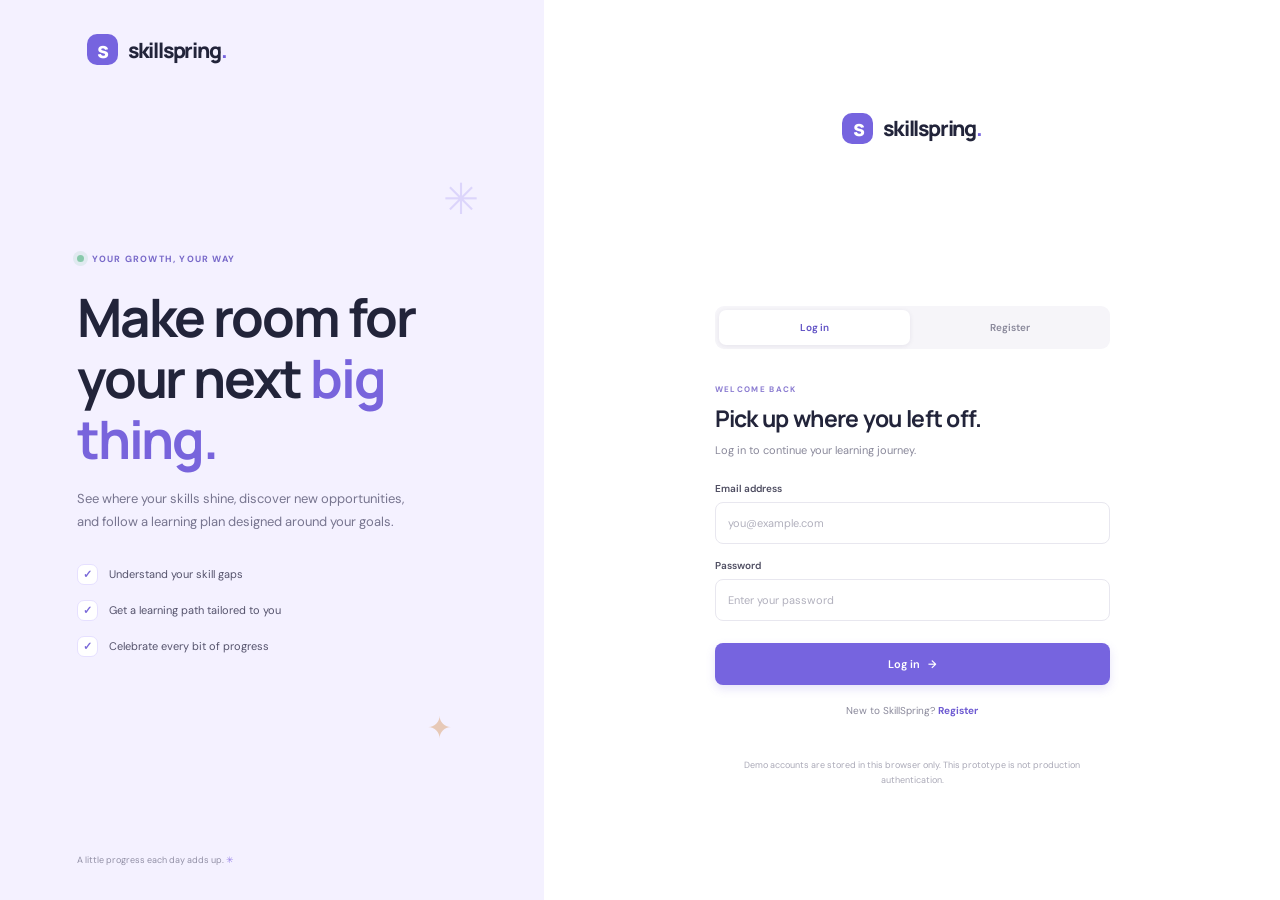
<file: index.html>
<!DOCTYPE html>
<html lang="en">
<head>
  <meta charset="UTF-8">
  <meta name="viewport" content="width=device-width, initial-scale=1.0">
  <meta name="theme-color" content="#f7f8fc">
  <title>SkillSpring — Your learning dashboard</title>
  <link rel="stylesheet" href="styles.css">
  <script src="script.js" defer></script>
</head>
<body>
  <div class="app-shell">
    <aside class="sidebar" id="sidebar">
      <a class="brand" href="#" aria-label="SkillSpring home">
        <span class="brand-mark" aria-hidden="true">s</span>
        <span>skillspring<span class="brand-period">.</span></span>
      </a>

      <div class="workspace-label">WORKSPACE</div>
      <nav class="main-nav" aria-label="Main navigation">
        <a class="nav-link active" href="#overview">
          <svg viewBox="0 0 24 24" aria-hidden="true"><rect x="3.5" y="3.5" width="7" height="7" rx="1.5"/><rect x="13.5" y="3.5" width="7" height="4" rx="1.5"/><rect x="13.5" y="10.5" width="7" height="10" rx="1.5"/><rect x="3.5" y="13.5" width="7" height="7" rx="1.5"/></svg>
          <span>Overview</span>
        </a>
        <a class="nav-link" href="#skills">
          <svg viewBox="0 0 24 24" aria-hidden="true"><circle cx="12" cy="12" r="8.5"/><path d="M12 7v5l3.5 2"/></svg>
          <span>Skill analysis</span>
          <span class="nav-count">4</span>
        </a>
        <a class="nav-link" href="#learning">
          <svg viewBox="0 0 24 24" aria-hidden="true"><path d="M4 5.5A2.5 2.5 0 0 1 6.5 3H20v16H6.5A2.5 2.5 0 0 0 4 21.5z"/><path d="M4 5.5v16M8 7h8m-8 4h8"/></svg>
          <span>Learning path</span>
        </a>
        <a class="nav-link" href="#achievements">
          <svg viewBox="0 0 24 24" aria-hidden="true"><path d="M8 21h8m-4-4v4m-5-18h10v5a5 5 0 0 1-10 0z"/><path d="M7 6H4v2a4 4 0 0 0 4 4m9-6h3v2a4 4 0 0 1-4 4"/></svg>
          <span>Achievements</span>
        </a>
      </nav>

      <div class="sidebar-bottom">
        <div class="coach-card">
          <div class="coach-spark" aria-hidden="true">✳</div>
          <p class="coach-title">Your AI coach</p>
          <p class="coach-copy">A little progress each day adds up.</p>
          <div class="coach-streak"><span aria-hidden="true">✦</span> 7 day streak <span class="streak-dots">● ● ● ● ● ● ●</span></div>
        </div>
        <button class="profile-button" type="button" aria-label="User profile">
          <span class="avatar">JD</span>
          <span class="profile-text"><strong>Jordan Davis</strong><small>Product designer</small></span>
          <span class="profile-more" aria-hidden="true">···</span>
        </button>
      </div>
    </aside>

    <main class="main-content" id="overview">
      <header class="topbar">
        <button class="mobile-menu" id="menuButton" type="button" aria-label="Open navigation" aria-expanded="false">
          <svg viewBox="0 0 24 24" aria-hidden="true"><path d="M4 6h16M4 12h16M4 18h16"/></svg>
        </button>
        <div class="breadcrumb">My workspace <span>/</span> <strong>Overview</strong></div>
        <div class="topbar-actions">
          <div class="today-label"><span class="status-dot"></span> Thursday, October 22</div>
          <button class="auth-open-button" id="accountButton" type="button">Login / Register</button>
          <button class="icon-button notification-button" type="button" aria-label="Notifications">
            <svg viewBox="0 0 24 24" aria-hidden="true"><path d="M18 9a6 6 0 0 0-12 0c0 7-3 7-3 9h18c0-2-3-2-3-9"/><path d="M10 21h4"/></svg>
            <span class="notification-dot"></span>
          </button>
        </div>
      </header>

      <div class="dashboard">
        <section class="welcome-row" aria-labelledby="welcomeTitle">
          <div>
            <p class="eyebrow">YOUR PERSONAL LEARNING SPACE</p>
            <h1 id="welcomeTitle">Good morning, Jordan <span class="wave" aria-hidden="true">✳</span></h1>
            <p class="welcome-subtitle">You’re building the skills to become a <strong>Senior Product Designer.</strong></p>
          </div>
          <button class="button button-primary" id="assessmentButton" type="button">
            <svg viewBox="0 0 24 24" aria-hidden="true"><path d="M12 3v3m0 12v3M3 12h3m12 0h3M5.64 5.64l2.12 2.12m8.48 8.48 2.12 2.12m0-12.72-2.12 2.12m-8.48 8.48-2.12 2.12"/><circle cx="12" cy="12" r="4"/></svg>
            Retake assessment
          </button>
        </section>

        <section class="stats-grid" aria-label="Learning progress">
          <article class="stat-card">
            <div class="stat-top"><span class="stat-label">Overall readiness</span><span class="stat-icon icon-lilac">↗</span></div>
            <div class="stat-value" id="readinessValue">68<span>%</span></div>
            <div class="stat-foot"><span class="positive">↑ 12%</span> <span>vs. last month</span><div class="mini-bars" aria-hidden="true"><i></i><i></i><i></i><i></i><i></i><i></i><i></i><i></i></div></div>
          </article>
          <article class="stat-card">
            <div class="stat-top"><span class="stat-label">Skills in progress</span><span class="stat-icon icon-peach">✳</span></div>
            <div class="stat-value">4<span class="stat-word"> skills</span></div>
            <div class="stat-foot"><span class="stat-muted">2 almost there</span><div class="mini-bars bars-peach" aria-hidden="true"><i></i><i></i><i></i><i></i><i></i><i></i><i></i><i></i></div></div>
          </article>
          <article class="stat-card">
            <div class="stat-top"><span class="stat-label">Learning streak</span><span class="stat-icon icon-mint">✦</span></div>
            <div class="stat-value">7<span class="stat-word"> days</span></div>
            <div class="stat-foot"><span class="stat-muted">Your best is 14 days</span><div class="mini-bars bars-mint" aria-hidden="true"><i></i><i></i><i></i><i></i><i></i><i></i><i></i><i></i></div></div>
          </article>
          <article class="stat-card">
            <div class="stat-top"><span class="stat-label">Time invested</span><span class="stat-icon icon-blue">◷</span></div>
            <div class="stat-value">12<span class="stat-word">h</span> 40<span class="stat-word">m</span></div>
            <div class="stat-foot"><span class="positive">↑ 2h 15m</span> <span>this week</span><div class="mini-bars bars-blue" aria-hidden="true"><i></i><i></i><i></i><i></i><i></i><i></i><i></i><i></i></div></div>
          </article>
        </section>

        <section class="content-grid">
          <article class="panel skill-panel" id="skills">
            <div class="panel-heading">
              <div>
                <p class="eyebrow">KNOW YOUR NEXT MOVE</p>
                <h2>Your skill landscape</h2>
              </div>
              <button class="text-button" type="button" id="viewSkillsButton">View all skills <span aria-hidden="true">→</span></button>
            </div>
            <p class="panel-description">Here’s how your skills compare to your target role.</p>
            <div class="chart-legend"><span><i class="legend-dot dot-you"></i>Your level</span><span><i class="legend-dot dot-goal"></i>Role requirement</span></div>
            <div class="chart-wrap">
              <div class="chart-y-labels" aria-hidden="true"><span>Expert</span><span>Advanced</span><span>Intermediate</span><span>Beginner</span></div>
              <div class="chart" role="img" aria-label="Skill levels: User research 78%, UI design 88%, Prototyping 72%, Design systems 52%, Data analytics 40%, Product strategy 56%">
                <div class="chart-gridline line-1"></div><div class="chart-gridline line-2"></div><div class="chart-gridline line-3"></div><div class="chart-gridline line-4"></div>
                <svg class="chart-svg" viewBox="0 0 600 200" preserveAspectRatio="none" aria-hidden="true">
                  <defs><linearGradient id="areaGradient" x1="0" x2="0" y1="0" y2="1"><stop offset="0%" stop-color="#8977ed" stop-opacity=".20"/><stop offset="100%" stop-color="#8977ed" stop-opacity="0"/></linearGradient></defs>
                  <path class="goal-area" d="M0 40 L120 30 L240 48 L360 58 L480 75 L600 48 L600 200 L0 200 Z"/>
                  <path class="you-area" d="M0 76 L120 56 L240 88 L360 120 L480 142 L600 112 L600 200 L0 200 Z"/>
                  <path class="goal-line" d="M0 40 L120 30 L240 48 L360 58 L480 75 L600 48"/>
                  <path class="you-line" d="M0 76 L120 56 L240 88 L360 120 L480 142 L600 112"/>
                  <g class="you-points"><circle cx="0" cy="76" r="4"/><circle cx="120" cy="56" r="4"/><circle cx="240" cy="88" r="4"/><circle cx="360" cy="120" r="4"/><circle cx="480" cy="142" r="4"/><circle cx="600" cy="112" r="4"/></g>
                  <g class="goal-points"><circle cx="0" cy="40" r="4"/><circle cx="120" cy="30" r="4"/><circle cx="240" cy="48" r="4"/><circle cx="360" cy="58" r="4"/><circle cx="480" cy="75" r="4"/><circle cx="600" cy="48" r="4"/></g>
                </svg>
                <div class="chart-x-labels"><span>User research</span><span>UI design</span><span>Prototyping</span><span>Design systems</span><span>Data analytics</span><span>Product strategy</span></div>
              </div>
            </div>
            <div class="insight-banner"><span class="insight-icon" aria-hidden="true">✦</span><p><strong>Your biggest opportunity:</strong> Strengthening your data analytics skills could improve your role readiness by <strong>18%.</strong></p><button class="insight-link" type="button" data-scroll="#learning">Explore path <span aria-hidden="true">→</span></button></div>
          </article>

          <article class="panel learning-panel" id="learning">
            <div class="panel-heading learning-heading">
              <div><p class="eyebrow">MADE FOR YOUR GOALS</p><h2>Your learning path</h2></div>
              <button class="more-button" type="button" aria-label="More learning path options">···</button>
            </div>
            <div class="path-progress"><span>YOUR WEEKLY GOAL</span><strong>3 of 5 hours</strong><div class="progress-track"><i></i></div></div>
            <div class="course-list">
              <article class="course-item">
                <div class="course-thumb thumb-purple"><span aria-hidden="true">◉</span></div>
                <div class="course-info"><div class="course-meta"><span>COURSE · 2H 30M</span><span class="course-tag">HIGH IMPACT</span></div><h3>Data-driven design decisions</h3><div class="course-progress"><div class="progress-track"><i style="width:65%"></i></div><span>65%</span></div></div>
                <button class="course-action" type="button" aria-label="Continue Data-driven design decisions">→</button>
              </article>
              <article class="course-item">
                <div class="course-thumb thumb-green"><span aria-hidden="true">⌁</span></div>
                <div class="course-info"><div class="course-meta"><span>PROJECT · 1H 15M</span><span class="course-tag tag-soft">HANDS-ON</span></div><h3>Build your first design system</h3><div class="course-progress"><div class="progress-track"><i style="width:30%"></i></div><span>30%</span></div></div>
                <button class="course-action" type="button" aria-label="Continue Build your first design system">→</button>
              </article>
              <article class="course-item">
                <div class="course-thumb thumb-yellow"><span aria-hidden="true">✳</span></div>
                <div class="course-info"><div class="course-meta"><span>LESSON · 35 MIN</span><span class="course-tag tag-soft">UP NEXT</span></div><h3>Presenting product strategy</h3><div class="course-progress"><div class="progress-track"><i style="width:0%"></i></div><span>0%</span></div></div>
                <button class="course-action" type="button" aria-label="Start Presenting product strategy">→</button>
              </article>
            </div>
            <button class="button button-outline full-button" type="button" data-scroll="#learning">Explore your full learning path <span aria-hidden="true">→</span></button>
          </article>
        </section>

        <section class="bottom-grid">
          <article class="panel focus-panel">
            <div class="focus-illustration" aria-hidden="true"><div class="focus-orbit orbit-one"></div><div class="focus-orbit orbit-two"></div><span>✦</span></div>
            <div class="focus-copy"><p class="eyebrow">A TIP FROM YOUR AI COACH</p><h2>Small steps, big shifts.</h2><p>Try spending just 20 minutes today on data analytics. You’re closer to your goal than you think.</p></div>
            <button class="button button-dark" type="button" data-scroll="#learning">Start a quick lesson <span aria-hidden="true">→</span></button>
          </article>
          <article class="panel achievements-panel" id="achievements">
            <div class="panel-heading"><div><p class="eyebrow">LOOK HOW FAR YOU’VE COME</p><h2>Recent wins</h2></div><a class="text-button" href="#achievements">All achievements <span aria-hidden="true">→</span></a></div>
            <div class="achievement-list">
              <div class="achievement"><span class="achievement-icon badge-blue" aria-hidden="true">✧</span><span><strong>Research pro</strong><small>Completed 5 user interviews</small></span><span class="achievement-date">OCT 19</span></div>
              <div class="achievement"><span class="achievement-icon badge-orange" aria-hidden="true">✦</span><span><strong>Week warrior</strong><small>Kept a 7-day learning streak</small></span><span class="achievement-date">OCT 18</span></div>
            </div>
          </article>
        </section>
        <footer class="dashboard-footer"><span>Made for your next chapter.</span><span>Progress is personal. Keep going <span aria-hidden="true">✳</span></span></footer>
      </div>
    </main>
  </div>

  <div class="modal-backdrop" id="assessmentModal" hidden>
    <section class="assessment-modal" role="dialog" aria-modal="true" aria-labelledby="modalTitle">
      <button class="modal-close" id="closeModal" type="button" aria-label="Close assessment">×</button>
      <p class="eyebrow">YOUR NEXT CHAPTER STARTS HERE</p>
      <h2 id="modalTitle">Update your skill check-in</h2>
      <p class="modal-copy">Choose a skill to focus on and we’ll refresh your personalized recommendations.</p>
      <form id="assessmentForm">
        <label class="form-label" for="focusSkill">What would you like to focus on?</label>
        <select id="focusSkill" name="focusSkill">
          <option value="Data analytics">Data analytics</option>
          <option value="Design systems">Design systems</option>
          <option value="Product strategy">Product strategy</option>
          <option value="User research">User research</option>
          <option value="Prototyping">Prototyping</option>
          <option value="UI design">UI design</option>
        </select>
        <label class="form-label" for="confidence">How confident do you feel right now?</label>
        <div class="range-labels"><span>Just starting</span><output id="confidenceOutput" for="confidence">3 / 5</output><span>Feeling great</span></div>
        <input id="confidence" name="confidence" type="range" min="1" max="5" value="3">
        <button class="button button-primary modal-submit" type="submit">Update my learning plan <span aria-hidden="true">→</span></button>
      </form>
    </section>
  </div>
  <div class="toast" id="toast" role="status" aria-live="polite"></div>
</body>
</html>
</file>
<file: styles.css>
@import url('https://fonts.googleapis.com/css2?family=DM+Sans:wght@400;500;600;700&family=Manrope:wght@400;500;600;700;800&display=swap');

:root {
  color-scheme: light;
  --ink: #22243a;
  --muted: #88899b;
  --line: #eeedf3;
  --purple: #7664df;
  --purple-dark: #6452ce;
  --lavender: #f2efff;
  --surface: #fff;
  --canvas: #f8f8fb;
  --font-body: 'DM Sans', -apple-system, BlinkMacSystemFont, 'Segoe UI', sans-serif;
  --font-display: 'Manrope', 'DM Sans', sans-serif;
}

* { box-sizing: border-box; }
html { scroll-behavior: smooth; scroll-padding-top: 28px; }
body { margin: 0; background: var(--canvas); color: var(--ink); font-family: var(--font-body); font-size: 14px; -webkit-font-smoothing: antialiased; }
button, select, input { font: inherit; }
button { color: inherit; }
a { color: inherit; text-decoration: none; }

.app-shell { min-height: 100vh; }
.sidebar { position: fixed; inset: 0 auto 0 0; z-index: 20; display: flex; flex-direction: column; width: 244px; padding: 29px 17px 18px; background: #fff; border-right: 1px solid #f0eff4; }
.brand { display: flex; align-items: center; gap: 10px; padding: 0 10px; font: 800 21px var(--font-display); letter-spacing: -1.2px; }
.brand-mark { display: grid; width: 31px; height: 31px; place-items: center; border-radius: 10px; background: var(--purple); color: #fff; font: 800 22px var(--font-display); letter-spacing: -2px; }
.brand-period { color: var(--purple); }
.workspace-label { margin: 49px 10px 12px; color: #a0a0af; font-size: 9px; font-weight: 700; letter-spacing: 1.5px; }
.main-nav { display: grid; gap: 5px; }
.nav-link { display: flex; align-items: center; gap: 12px; min-height: 43px; padding: 0 11px; border-radius: 9px; color: #77788c; font-size: 12px; font-weight: 500; transition: background .2s, color .2s; }
.nav-link:hover, .nav-link.active { background: #f2efff; color: #6c5bd2; }
.nav-link.active { font-weight: 700; }
.nav-link svg { width: 17px; height: 17px; fill: none; stroke: currentColor; stroke-width: 1.7; stroke-linecap: round; stroke-linejoin: round; }
.nav-count { margin-left: auto; padding: 3px 7px; border-radius: 6px; background: #e5e0ff; color: #6554cf; font-size: 10px; font-weight: 700; }
.sidebar-bottom { margin-top: auto; }
.coach-card { position: relative; overflow: hidden; padding: 17px 14px 13px; border: 1px solid #efecfb; border-radius: 12px; background: linear-gradient(145deg, #f7f5ff, #fbfaff); }
.coach-spark { position: absolute; top: 12px; right: 14px; color: #a597fa; font-size: 22px; }
.coach-title { margin: 0 0 6px; font: 700 12px var(--font-display); }
.coach-copy { max-width: 155px; margin: 0 0 13px; color: #85859a; font-size: 10px; line-height: 1.55; }
.coach-streak { display: flex; align-items: center; gap: 5px; color: #6152c5; font-size: 9px; font-weight: 700; }
.streak-dots { margin-left: auto; color: #9c8cf0; font-size: 8px; letter-spacing: 1px; }
.profile-button { display: flex; align-items: center; width: 100%; gap: 10px; padding: 16px 3px 0; border: 0; background: transparent; text-align: left; cursor: pointer; }
.avatar { display: grid; width: 34px; height: 34px; place-items: center; border: 2px solid #fff; border-radius: 50%; background: #f1c8ad; color: #714631; font-size: 10px; font-weight: 700; box-shadow: 0 0 0 1px #eee8e4; }
.profile-text { display: grid; gap: 3px; }
.profile-text strong { font-size: 10px; }
.profile-text small { color: #9999a8; font-size: 9px; }
.profile-more { margin-left: auto; color: #9c9cac; letter-spacing: 1px; }

.main-content { min-height: 100vh; margin-left: 244px; }
.topbar { position: sticky; top: 0; z-index: 10; display: flex; align-items: center; justify-content: space-between; height: 65px; padding: 0 46px; border-bottom: 1px solid #efeff4; background: rgb(248 248 251 / 92%); backdrop-filter: blur(12px); }
.breadcrumb { color: #9595a5; font-size: 11px; }
.breadcrumb span { padding: 0 8px; color: #c5c4d0; }
.breadcrumb strong { color: #424357; font-weight: 600; }
.topbar-actions { display: flex; align-items: center; gap: 20px; }
.today-label { color: #808195; font-size: 10px; }
.auth-open-button { min-height: 31px; padding: 0 11px; border: 1px solid #e7e3f7; border-radius: 7px; background: #fff; color: #6c5bd2; font-size: 9px; font-weight: 600; cursor: pointer; }
.auth-open-button:hover { background: #f5f2ff; }
.status-dot { display: inline-block; width: 6px; height: 6px; margin: 0 7px 1px 0; border-radius: 50%; background: #89cdb3; }
.icon-button, .mobile-menu { display: grid; width: 33px; height: 33px; place-items: center; border: 1px solid #efedf4; border-radius: 9px; background: #fff; cursor: pointer; }
.icon-button svg, .mobile-menu svg { width: 15px; height: 15px; fill: none; stroke: #77788b; stroke-width: 1.7; stroke-linecap: round; stroke-linejoin: round; }
.notification-button { position: relative; }
.notification-dot { position: absolute; top: 7px; right: 8px; width: 5px; height: 5px; border: 1px solid white; border-radius: 50%; background: #ef927e; }
.mobile-menu { display: none; }

.dashboard { width: min(100%, 1440px); margin: 0 auto; padding: 33px 46px 17px; }
.welcome-row { display: flex; align-items: end; justify-content: space-between; gap: 20px; margin-bottom: 24px; }
.eyebrow { margin: 0 0 8px; color: #9592aa; font-size: 8px; font-weight: 700; letter-spacing: 1.35px; }
h1, h2, h3, p { margin-top: 0; }
h1 { margin-bottom: 7px; font: 700 clamp(22px, 2.2vw, 28px) var(--font-display); letter-spacing: -1.15px; }
.wave { display: inline-block; margin-left: 2px; color: #f0b971; font-size: 20px; vertical-align: 2px; }
.welcome-subtitle { margin: 0; color: #838497; font-size: 11px; }
.welcome-subtitle strong { color: #535469; font-weight: 600; }
.button { display: inline-flex; align-items: center; justify-content: center; gap: 8px; min-height: 36px; padding: 0 14px; border: 0; border-radius: 8px; cursor: pointer; font-size: 10px; font-weight: 600; transition: transform .15s, background .2s, box-shadow .2s; }
.button:hover { transform: translateY(-1px); }
.button-primary { background: var(--purple); color: #fff; box-shadow: 0 4px 10px rgb(118 100 223 / 18%); }
.button-primary:hover { background: var(--purple-dark); }
.button svg { width: 14px; height: 14px; fill: none; stroke: currentColor; stroke-width: 1.7; stroke-linecap: round; stroke-linejoin: round; }

.stats-grid { display: grid; grid-template-columns: repeat(4, minmax(0, 1fr)); gap: 13px; margin-bottom: 17px; }
.stat-card, .panel { border: 1px solid #efeff4; border-radius: 12px; background: var(--surface); box-shadow: 0 3px 12px rgb(38 35 70 / 2%); }
.stat-card { min-height: 119px; padding: 14px 15px 11px; }
.stat-top { display: flex; align-items: center; justify-content: space-between; }
.stat-label { color: #808195; font-size: 10px; font-weight: 500; }
.stat-icon { display: grid; width: 23px; height: 23px; place-items: center; border-radius: 7px; font-size: 13px; font-weight: 700; }
.icon-lilac { color: #7967dc; background: #f0edff; }
.icon-peach { color: #da987e; background: #fff2eb; }
.icon-mint { color: #65a991; background: #e9f7f0; }
.icon-blue { color: #729bc7; background: #edf4fb; }
.stat-value { margin: 8px 0 6px; font: 700 25px var(--font-display); letter-spacing: -1.1px; }
.stat-value > span:first-child { margin-left: 1px; font-size: 15px; letter-spacing: 0; }
.stat-value .stat-word { color: #9595a5; font: 500 11px var(--font-body); letter-spacing: 0; }
.stat-foot { display: flex; align-items: center; gap: 5px; color: #9a9aa9; font-size: 9px; }
.positive { color: #4eaa86; font-weight: 700; }
.stat-muted { color: #9797a7; }
.mini-bars { display: flex; align-items: end; height: 19px; gap: 3px; margin-left: auto; }
.mini-bars i { width: 3px; height: 35%; border-radius: 4px; background: #d4cdfb; }
.mini-bars i:nth-child(2n) { height: 65%; }.mini-bars i:nth-child(3n) { height: 45%; }.mini-bars i:nth-child(4n) { height: 85%; }.mini-bars i:nth-child(7) { height: 100%; }
.bars-peach i { background: #f1d0bd; }.bars-mint i { background: #b9e0d2; }.bars-blue i { background: #c5d8ec; }

.content-grid { display: grid; grid-template-columns: minmax(0, 1.18fr) minmax(350px, .82fr); gap: 15px; margin-bottom: 15px; }
.panel { min-width: 0; padding: 18px 18px 15px; }
.panel-heading { display: flex; align-items: center; justify-content: space-between; gap: 12px; }
.panel-heading .eyebrow { margin-bottom: 5px; }
h2 { margin-bottom: 0; font: 700 15px var(--font-display); letter-spacing: -.35px; }
.text-button { padding: 5px 0; border: 0; background: transparent; color: #6f5ed4; font-size: 9px; font-weight: 600; cursor: pointer; white-space: nowrap; }
.text-button span { padding-left: 3px; }
.panel-description { margin: 7px 0 8px; color: #9999a8; font-size: 9px; }
.chart-legend { display: flex; gap: 16px; color: #838395; font-size: 8px; }
.legend-dot { display: inline-block; width: 7px; height: 7px; margin-right: 5px; border-radius: 50%; }
.dot-you { background: #8774e4; }.dot-goal { background: #efbd9f; }
.chart-wrap { display: flex; height: 167px; margin: 9px 1px 0 0; }
.chart-y-labels { display: flex; flex: 0 0 67px; flex-direction: column; justify-content: space-between; padding: 0 8px 25px 0; color: #aaaaba; font-size: 8px; text-align: right; }
.chart { position: relative; flex: 1; min-width: 0; height: 100%; }
.chart-gridline { position: absolute; right: 0; left: 0; height: 1px; background: #f0eff5; }
.line-1 { top: 0; }.line-2 { top: 33.3%; }.line-3 { top: 66.6%; }.line-4 { top: 100%; }
.chart-svg { position: absolute; inset: 0 0 24px; width: 100%; height: calc(100% - 24px); overflow: visible; }
.goal-area { fill: #fff3ed; }.you-area { fill: url(#areaGradient); }
.goal-line, .you-line { fill: none; stroke-width: 2; vector-effect: non-scaling-stroke; }
.goal-line { stroke: #e9b493; stroke-dasharray: 4 4; }.you-line { stroke: #8874e6; }
.you-points circle { fill: #fff; stroke: #8874e6; stroke-width: 2; vector-effect: non-scaling-stroke; }
.goal-points circle { fill: #fff; stroke: #e9b493; stroke-width: 2; vector-effect: non-scaling-stroke; }
.chart-x-labels { position: absolute; inset: auto 0 0; display: flex; justify-content: space-between; gap: 2px; color: #9999a8; font-size: 7px; }
.chart-x-labels span { max-width: 65px; text-align: center; }
.insight-banner { display: flex; align-items: center; gap: 9px; margin-top: 8px; padding: 9px 10px; border: 1px solid #f0edf9; border-radius: 8px; background: #faf9ff; }
.insight-icon { color: #907be4; font-size: 15px; }
.insight-banner p { flex: 1; margin: 0; color: #818195; font-size: 8px; line-height: 1.6; }
.insight-banner p strong { color: #4a4a60; }
.insight-link { padding: 0; border: 0; background: transparent; color: #6f5ed4; font-size: 8px; font-weight: 700; white-space: nowrap; cursor: pointer; }
.learning-panel { padding-bottom: 13px; }
.more-button { width: 26px; height: 26px; border: 1px solid #eeedf3; border-radius: 7px; background: #fff; color: #858598; font-size: 17px; line-height: 1; cursor: pointer; }
.path-progress { margin-top: 17px; padding: 10px 11px 11px; border-radius: 8px; background: #f8f7fc; }
.path-progress > span { color: #9695a8; font-size: 8px; font-weight: 700; letter-spacing: .7px; }
.path-progress > strong { float: right; color: #5c5b70; font-size: 9px; }
.progress-track { height: 4px; overflow: hidden; border-radius: 5px; background: #efedf5; }
.path-progress .progress-track { margin-top: 8px; }
.progress-track i { display: block; height: 100%; border-radius: inherit; background: #8774e4; }
.path-progress .progress-track i { width: 60%; background: linear-gradient(90deg, #9a88ef, #7563dc); }
.course-list { display: grid; margin: 6px 0 9px; }
.course-item { display: flex; align-items: center; gap: 9px; padding: 9px 0; border-bottom: 1px solid #f1f0f4; }
.course-thumb { display: grid; flex: 0 0 38px; width: 38px; height: 40px; place-items: center; border-radius: 8px; font-size: 19px; }
.thumb-purple { background: #f1edff; color: #8c79e7; }.thumb-green { background: #edf7ef; color: #79aa85; }.thumb-yellow { background: #fff5e4; color: #dfad59; }
.course-info { flex: 1; min-width: 0; }
.course-meta { display: flex; align-items: center; justify-content: space-between; gap: 5px; margin-bottom: 4px; color: #9695a6; font-size: 7px; font-weight: 600; letter-spacing: .4px; }
.course-tag { padding: 3px 5px; border-radius: 4px; background: #fff1e9; color: #d9906f; font-size: 6px; white-space: nowrap; }
.tag-soft { background: #f1effc; color: #887bd0; }
.course-info h3 { overflow: hidden; margin: 0 0 6px; color: #39394c; font-size: 9px; font-weight: 600; text-overflow: ellipsis; white-space: nowrap; }
.course-progress { display: flex; align-items: center; gap: 7px; }
.course-progress .progress-track { flex: 1; height: 3px; }
.course-progress > span { width: 22px; color: #8e8d9d; font-size: 7px; text-align: right; }
.course-action { display: grid; flex: 0 0 23px; width: 23px; height: 23px; place-items: center; border: 1px solid #eeedf4; border-radius: 6px; background: #fff; color: #7261d3; cursor: pointer; }
.course-action:hover { background: #f5f3ff; }
.button-outline { min-height: 30px; border: 1px solid #e8e5f3; background: #fff; color: #7061cd; font-size: 8px; }
.button-outline:hover { background: #faf9ff; }
.full-button { width: 100%; }

.bottom-grid { display: grid; grid-template-columns: minmax(0, 1.18fr) minmax(350px, .82fr); gap: 15px; }
.focus-panel { position: relative; display: flex; align-items: center; min-height: 117px; gap: 16px; overflow: hidden; padding: 17px; border-color: #ebe8fb; background: linear-gradient(110deg, #f4f1ff 0%, #fbfaff 68%, #fff 100%); }
.focus-illustration { position: relative; display: grid; flex: 0 0 54px; width: 54px; height: 54px; place-items: center; border-radius: 50%; background: #e8e2ff; color: #8b75e9; font-size: 24px; }
.focus-orbit { position: absolute; border: 1px solid rgb(137 115 227 / 35%); border-radius: 50%; }
.orbit-one { inset: -7px; }.orbit-two { inset: -13px; border-color: rgb(137 115 227 / 18%); }
.focus-copy { flex: 1; min-width: 0; }
.focus-copy .eyebrow { margin-bottom: 5px; }
.focus-copy h2 { margin-bottom: 5px; }
.focus-copy > p:last-child { max-width: 350px; margin: 0; color: #838397; font-size: 9px; line-height: 1.6; }
.button-dark { flex: 0 0 auto; min-height: 32px; background: #29283f; color: #fff; font-size: 8px; }
.button-dark:hover { background: #44415e; }
.achievements-panel { padding-top: 15px; }
.achievements-panel .panel-heading { margin-bottom: 6px; }
.achievement-list { display: grid; }
.achievement { display: flex; align-items: center; gap: 10px; padding: 9px 0; border-bottom: 1px solid #f1f0f4; }
.achievement:last-child { border-bottom: 0; }
.achievement-icon { display: grid; flex: 0 0 30px; width: 30px; height: 30px; place-items: center; border-radius: 9px; font-size: 15px; }
.badge-blue { background: #edf3ff; color: #7997d5; }.badge-orange { background: #fff2e8; color: #e0a067; }
.achievement > span:nth-child(2) { display: grid; gap: 3px; }
.achievement strong { font-size: 9px; font-weight: 600; }
.achievement small { color: #9898a8; font-size: 8px; }
.achievement-date { margin-left: auto; color: #aaa9b6; font-size: 7px; letter-spacing: .5px; }
.dashboard-footer { display: flex; justify-content: space-between; padding: 14px 2px 0; color: #aaa9b8; font-size: 8px; }
.dashboard-footer span:last-child span { color: #a28ce9; }

.modal-backdrop { position: fixed; inset: 0; z-index: 50; display: grid; place-items: center; padding: 20px; background: rgb(33 31 52 / 40%); backdrop-filter: blur(4px); }
.modal-backdrop[hidden] { display: none; }
.assessment-modal { position: relative; width: min(100%, 430px); padding: 29px; border: 1px solid #efedf4; border-radius: 16px; background: #fff; box-shadow: 0 20px 70px rgb(26 21 59 / 20%); }
.modal-close { position: absolute; top: 15px; right: 16px; width: 30px; height: 30px; border: 0; border-radius: 8px; background: #f6f5f9; color: #77768b; font-size: 20px; cursor: pointer; }
.assessment-modal h2 { margin-bottom: 8px; font-size: 21px; }
.modal-copy { margin-bottom: 22px; color: #858598; font-size: 12px; line-height: 1.6; }
.form-label { display: block; margin: 17px 0 8px; color: #46465b; font-size: 11px; font-weight: 600; }
.assessment-modal select { width: 100%; height: 40px; padding: 0 11px; border: 1px solid #e9e7f0; border-radius: 8px; outline: none; background: #fff; color: #4d4c60; font-size: 11px; }
.assessment-modal select:focus, .assessment-modal input:focus-visible { border-color: #8d7be5; outline: 2px solid rgb(141 123 229 / 16%); }
.range-labels { display: flex; justify-content: space-between; color: #9998a8; font-size: 9px; }
.range-labels output { color: #6e5dd2; font-weight: 700; }
.assessment-modal input[type="range"] { width: 100%; margin: 13px 0 5px; accent-color: #7967df; }
.modal-submit { width: 100%; margin-top: 19px; }
.toast { position: fixed; right: 25px; bottom: 25px; z-index: 60; max-width: min(360px, calc(100vw - 40px)); padding: 12px 16px; transform: translateY(12px); border: 1px solid #e9e6f6; border-radius: 9px; background: #fff; color: #444358; box-shadow: 0 8px 30px rgb(37 32 75 / 12%); font-size: 11px; opacity: 0; pointer-events: none; transition: opacity .2s, transform .2s; }
.toast.visible { transform: translateY(0); opacity: 1; }
body.modal-open { overflow: hidden; }

.auth-page { min-height: 100vh; background: #fff; }
.auth-layout { display: grid; min-height: 100vh; grid-template-columns: minmax(340px, .85fr) minmax(440px, 1.15fr); }
.auth-story { position: relative; display: flex; min-height: 100vh; flex-direction: column; overflow: hidden; padding: 34px clamp(32px, 6vw, 82px); background: #f4f1ff; }
.auth-brand { position: relative; z-index: 1; align-self: flex-start; }
.story-content { position: relative; z-index: 1; width: min(100%, 410px); margin: auto 0; padding: 56px 0 70px; }
.story-label { display: inline-flex; align-items: center; gap: 8px; margin-bottom: 22px; color: #7869c9; font-size: 9px; font-weight: 700; letter-spacing: 1.2px; }
.story-dot { width: 7px; height: 7px; border-radius: 50%; background: #88c9ab; box-shadow: 0 0 0 4px rgb(136 201 171 / 18%); }
.story-content h1 { margin: 0 0 17px; font: 700 clamp(34px, 4.3vw, 53px)/1.15 var(--font-display); letter-spacing: -2.1px; }
.story-content h1 span { color: #7864dc; }
.story-content > p { max-width: 350px; margin: 0; color: #77758f; font-size: 13px; line-height: 1.8; }
.story-points { display: grid; gap: 15px; margin-top: 30px; }
.story-points > div { display: flex; align-items: center; gap: 11px; color: #55536c; font-size: 11px; }
.story-check { display: grid; width: 21px; height: 21px; place-items: center; border: 1px solid #e6e0ff; border-radius: 7px; background: #fff; color: #7968d8; font-size: 11px; font-weight: 700; }
.story-footer { position: relative; z-index: 1; color: #9290a6; font-size: 9px; }
.story-footer span { color: #9a85e8; }
.story-decoration { position: absolute; color: #dcd5fb; }
.decoration-one { top: 19%; right: 12%; font-size: 43px; }
.decoration-two { right: 17%; bottom: 17%; color: #e7c9b7; font-size: 30px; }
.auth-main { display: grid; min-height: 100vh; place-items: center; padding: 32px; }
.auth-card { width: min(100%, 395px); }
.auth-tabs { display: grid; grid-template-columns: 1fr 1fr; gap: 5px; margin-bottom: 35px; padding: 4px; border-radius: 9px; background: #f6f5f9; }
.auth-tab { min-height: 35px; border: 0; border-radius: 7px; background: transparent; color: #89889a; font-size: 10px; font-weight: 600; cursor: pointer; }
.auth-tab.active { background: #fff; color: #5f50c4; box-shadow: 0 1px 5px rgb(37 31 73 / 8%); }
.auth-panel .eyebrow { margin-bottom: 8px; color: #8a7bd1; }
.auth-panel h2 { margin-bottom: 8px; font-size: 23px; letter-spacing: -.7px; }
.auth-subtitle { margin-bottom: 23px; color: #89889a; font-size: 11px; line-height: 1.6; }
.auth-label { display: block; margin: 15px 0 7px; color: #4e4d61; font-size: 10px; font-weight: 600; }
.auth-input { width: 100%; height: 42px; padding: 0 12px; border: 1px solid #e8e7ef; border-radius: 8px; outline: none; background: #fff; color: #37364a; font-size: 11px; transition: border-color .2s, box-shadow .2s; }
.auth-input::placeholder { color: #b1b0bd; }
.auth-input:focus { border-color: #8d7be5; box-shadow: 0 0 0 3px rgb(141 123 229 / 12%); }
.password-hint { margin: 6px 0 0; color: #9b9aa8; font-size: 9px; }
.auth-submit { display: flex; width: 100%; min-height: 42px; align-items: center; justify-content: center; gap: 8px; margin-top: 22px; border: 0; border-radius: 8px; background: #7664df; color: #fff; font-size: 11px; font-weight: 600; cursor: pointer; box-shadow: 0 4px 10px rgb(118 100 223 / 18%); }
.auth-submit:hover { background: #6452ce; }
.auth-submit:disabled { opacity: .65; cursor: wait; }
.auth-switch { margin: 19px 0 0; color: #89889a; font-size: 10px; text-align: center; }
.auth-switch button { padding: 0; border: 0; background: transparent; color: #6e5bd2; font-size: inherit; font-weight: 700; cursor: pointer; }
.auth-message { min-height: 18px; margin: 14px 0 0; font-size: 10px; line-height: 1.55; }
.auth-error { color: #bc5555; }.auth-success { color: #438b70; }
.auth-note { margin: 9px 0 0; color: #aaa9b7; font-size: 9px; line-height: 1.6; text-align: center; }

@media (min-width: 1500px) { .dashboard { padding-right: 60px; padding-left: 60px; } }
@media (max-width: 1150px) {
  .sidebar { width: 220px; }
  .main-content { margin-left: 220px; }
  .topbar { padding-right: 30px; padding-left: 30px; }
  .dashboard { padding-right: 30px; padding-left: 30px; }
  .content-grid, .bottom-grid { grid-template-columns: minmax(0, 1.05fr) minmax(330px, .95fr); gap: 11px; }
  .panel { padding-right: 14px; padding-left: 14px; }
  .chart-y-labels { flex-basis: 58px; }
  .focus-panel { gap: 12px; }
  .button-dark { padding: 0 10px; }
}
@media (max-width: 900px) {
  .sidebar { width: 205px; padding-right: 13px; padding-left: 13px; }
  .main-content { margin-left: 205px; }
  .topbar { height: 58px; padding-right: 22px; padding-left: 22px; }
  .dashboard { padding: 26px 22px 15px; }
  .stats-grid { grid-template-columns: repeat(2, minmax(0, 1fr)); }
  .content-grid, .bottom-grid { grid-template-columns: 1fr; }
  .skill-panel { min-height: 320px; }
  .learning-panel { padding-right: 18px; padding-left: 18px; }
  .course-thumb { flex-basis: 42px; width: 42px; height: 42px; }
  .course-info h3 { font-size: 10px; }
}
@media (max-width: 640px) {
  .auth-layout { grid-template-columns: 1fr; }
  .auth-story { display: none; }
  .auth-main { display: flex; min-height: 100vh; flex-direction: column; justify-content: center; padding: 25px 22px; }
  .auth-card { width: min(100%, 410px); margin: auto; }
  .auth-tabs { margin-bottom: 28px; }
  .sidebar { width: 260px; transform: translateX(-100%); box-shadow: 10px 0 30px rgb(30 27 55 / 8%); transition: transform .25s ease; }
  .sidebar.open { transform: translateX(0); }
  .main-content { margin-left: 0; }
  .topbar { height: 56px; padding: 0 16px; }
  .mobile-menu { display: grid; width: 31px; height: 31px; }
  .breadcrumb { margin-right: auto; margin-left: 11px; font-size: 10px; }
  .topbar-actions { gap: 10px; }
  .today-label { display: none; }
  .auth-open-button { min-height: 29px; padding: 0 8px; font-size: 8px; }
  .dashboard { padding: 25px 16px 14px; }
  .welcome-row { align-items: flex-start; flex-direction: column; gap: 15px; margin-bottom: 19px; }
  .welcome-row .button { align-self: flex-start; }
  .welcome-subtitle { max-width: 310px; line-height: 1.6; }
  .stats-grid { gap: 9px; margin-bottom: 12px; }
  .stat-card { min-height: 108px; padding: 12px 11px 9px; }
  .stat-label { font-size: 9px; }
  .stat-value { font-size: 23px; }
  .stat-foot { font-size: 8px; }
  .mini-bars { gap: 2px; }
  .content-grid, .bottom-grid { gap: 12px; margin-bottom: 12px; }
  .panel { padding: 15px 13px 13px; }
  .skill-panel { min-height: 0; }
  .chart-wrap { height: 158px; }
  .chart-y-labels { flex-basis: 53px; font-size: 7px; }
  .chart-x-labels { font-size: 6px; }
  .chart-x-labels span { max-width: 50px; }
  .insight-banner { align-items: flex-start; flex-wrap: wrap; }
  .insight-banner p { min-width: calc(100% - 28px); }
  .insight-link { margin-left: 24px; }
  .focus-panel { flex-wrap: wrap; gap: 13px; padding: 17px 14px; }
  .focus-illustration { flex-basis: 44px; width: 44px; height: 44px; font-size: 20px; }
  .focus-copy { flex-basis: calc(100% - 60px); }
  .focus-panel .button { margin-left: 57px; }
  .dashboard-footer { gap: 8px; font-size: 7px; }
  .assessment-modal { padding: 24px 20px; }
}
@media (max-width: 360px) {
  .dashboard { padding-right: 11px; padding-left: 11px; }
  .stat-card { padding-right: 9px; padding-left: 9px; }
  .stat-label { font-size: 8px; }
  .mini-bars { display: none; }
  .panel-heading { align-items: flex-start; }
  .text-button { font-size: 8px; }
}
</file>
